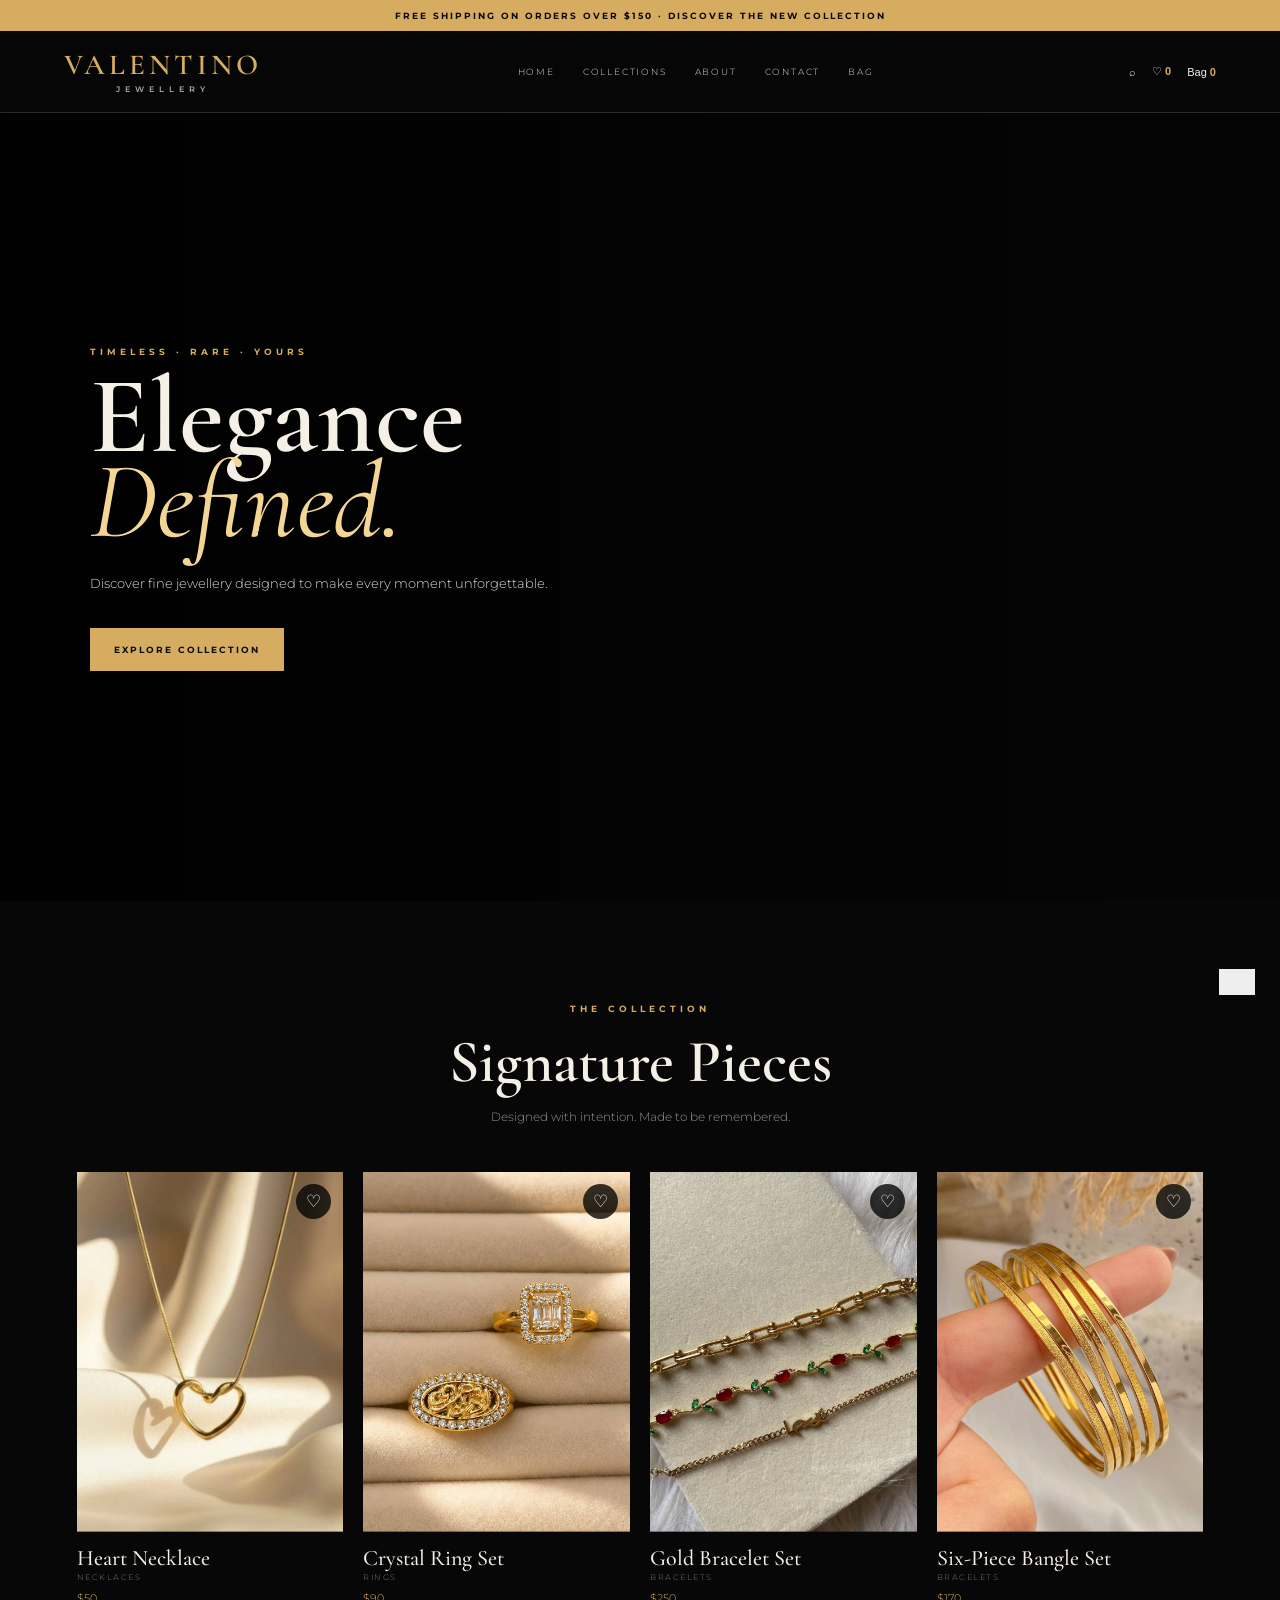
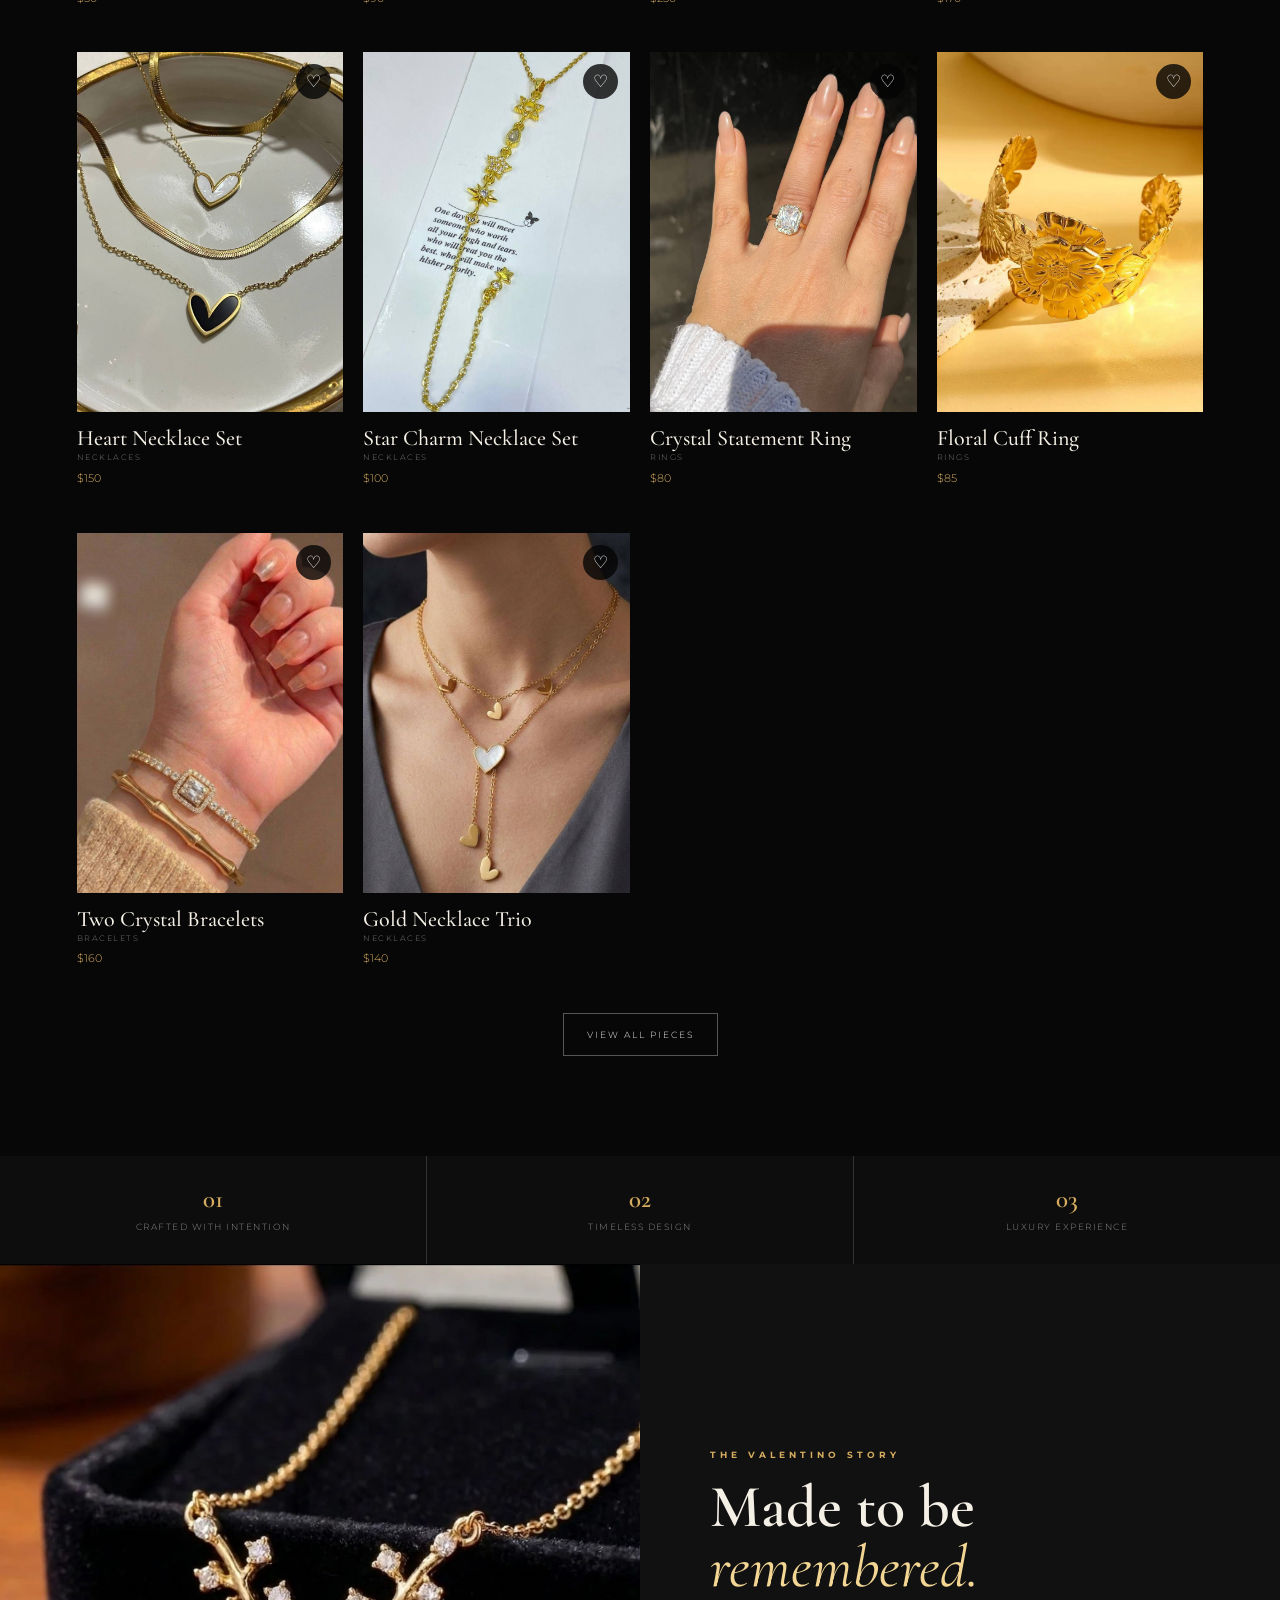
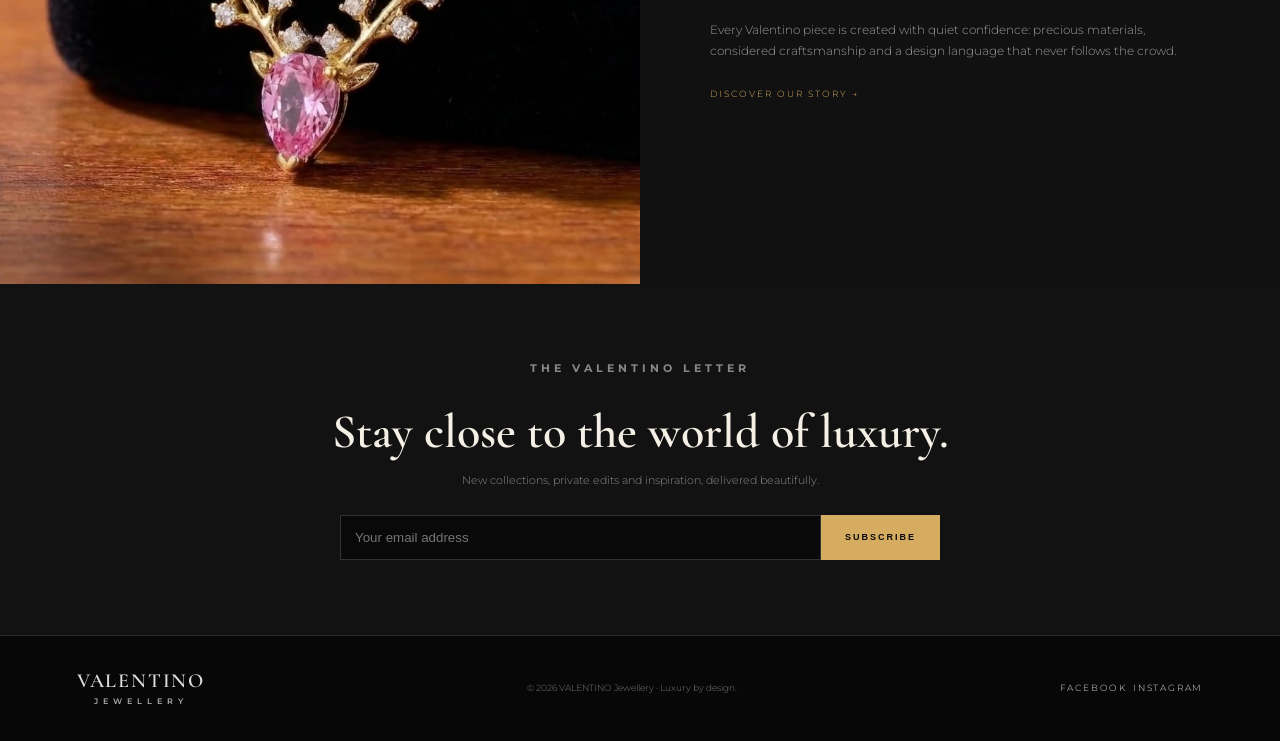
<file: index.html>
<!doctype html>
<html lang="en">

<head>
  <meta charset="utf-8">
  <meta name="viewport" content="width=device-width,initial-scale=1">
  <title>VALENTINO Jewellery</title>
  <link rel="stylesheet" href="css/style.css">
  <link rel="manifest" href="manifest.json">
<meta name="theme-color" content="#080808">
</head>

<body>

  <div class="announcement">
    FREE SHIPPING ON ORDERS OVER $150 · DISCOVER THE NEW COLLECTION
  </div>

  <header class="header">
    <a class="logo" href="index.html">
      VALENTINO
      <small>JEWELLERY</small>
    </a>

    <nav class="nav">
      <a href="index.html">Home</a>
      <a href="shop.html">Collections</a>
      <a href="about.html">About</a>
      <a href="contact.html">Contact</a>
      <a href="cart.html">Bag</a>
    </nav>

    <div class="actions">
      <button data-search>⌕</button>

      <button onclick="location.href='shop.html'">
        ♡ <b class="wishCount">0</b>
      </button>

      <button data-open-cart>
        Bag <b class="cartCount">0</b>
      </button>

      <button class="menu-toggle" onclick="toggleMobileMenu()">
    ☰
  </button>

    </div>
  </header>

  <nav class="mobile-nav" id="mobileNav">

  <button class="mobile-close" onclick="toggleMobileMenu()">
    ×
  </button>

  <a href="index.html">Home</a>
  <a href="shop.html">Collections</a>
  <a href="about.html">About</a>
  <a href="contact.html">Contact</a>
  <a href="cart.html">Bag</a>

</nav>
  <main>

    <section class="hero">
      <div class="hero-content">
        <p class="eyebrow">TIMELESS · RARE · YOURS</p>

        <h1>
          Elegance<br>
          <em>Defined.</em>
        </h1>

        <p class="hero-copy">
          Discover fine jewellery designed to make every moment unforgettable.
        </p>

        <a class="gold-btn" href="shop.html">
          EXPLORE COLLECTION
        </a>
      </div>
    </section>

    <section class="section">
      <div class="heading">
        <p class="eyebrow">THE COLLECTION</p>
        <h2>Signature Pieces</h2>
        <p>Designed with intention. Made to be remembered.</p>
      </div>

      <div class="grid" id="productGrid"></div>

      <div style="text-align:center;margin-top:20px">
        <a class="ghost-btn" href="shop.html">
          VIEW ALL PIECES
        </a>
      </div>
    </section>

    <section class="feature-strip">
      <div>
        <strong>01</strong>
        <span>Crafted with intention</span>
      </div>

      <div>
        <strong>02</strong>
        <span>Timeless design</span>
      </div>

      <div>
        <strong>03</strong>
        <span>Luxury experience</span>
      </div>
    </section>

    <section class="story">
      <div class="story-img"></div>

      <div class="story-copy">
        <p class="eyebrow">THE VALENTINO STORY</p>

        <h2>
          Made to be<br>
          <em>remembered.</em>
        </h2>

        <p>
          Every Valentino piece is created with quiet confidence: precious
          materials, considered craftsmanship and a design language that never
          follows the crowd.
        </p>

        <a class="link" href="about.html">
          DISCOVER OUR STORY →
        </a>
      </div>
    </section>

    <section class="newsletter">
      <p class="eyebrow">THE VALENTINO LETTER</p>

      <h2>Stay close to the world of luxury.</h2>

      <p>
        New collections, private edits and inspiration, delivered beautifully.
      </p>

      <form onsubmit="newsletter(event)">
        <input required type="email" placeholder="Your email address">
        <button class="gold-btn">SUBSCRIBE</button>
      </form>
    </section>

  </main>

  <footer class="footer">
    <a class="logo" href="index.html">
      VALENTINO
      <small>JEWELLERY</small>
    </a>

    <span>
      © 2026 VALENTINO Jewellery · Luxury by design.
    </span>

    <span>
      <a href="https://www.facebook.com/share/1HK34tXFnf/" target="_blank">Facebook</a> .
      <a href="https://www.instagram.com/valentino._.brand?igsi=MW5weXdibHBrZjJ0YQ==" target="_blank">Instagram</a>
    </span>
  </footer>

  <div id="searchPanel" class="search">
    <button class="close" data-close="#searchPanel">×</button>

    <div class="search-box">
      <p class="eyebrow">SEARCH</p>
      <input id="searchInput" placeholder="Search jewellery...">
    </div>
  </div>

  <div id="cartDrawer" class="drawer">
    <button class="close" data-close="#cartDrawer">×</button>

    <h2>Your Bag</h2>

    <div id="cartItems"></div>

    <div class="sumline">
      <span>Total</span>
      <strong id="cartTotal">$0</strong>
    </div>

    <button
      class="gold-btn"
      style="width:100%;margin-top:20px"
      onclick="checkout()"
    >
      CHECKOUT
    </button>
  </div>

  <div id="productModal" class="modal">
    <div class="modal-card">
      <button class="close" data-close="#productModal">×</button>

      <div id="modalContent"></div>
    </div>
  </div>

  <div id="toast" class="toast"></div>

  <script src="js/script.js"></script>

</body>

</html>
</file>
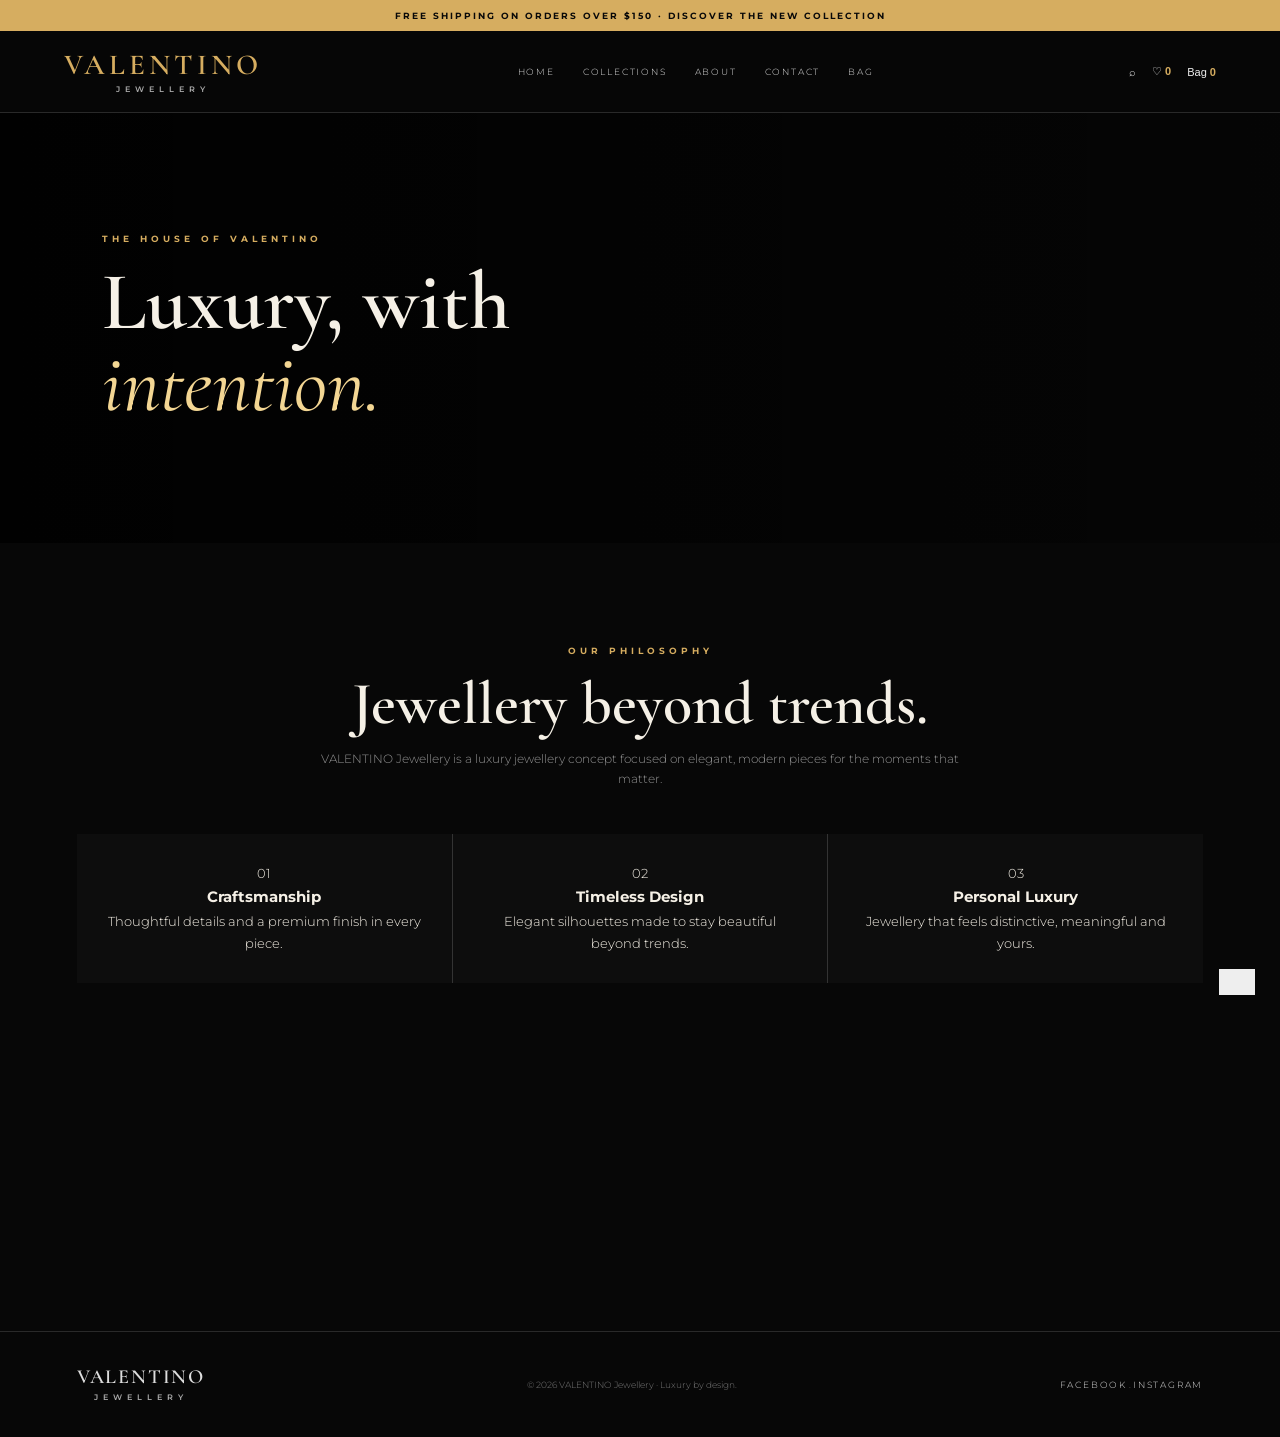
<file: about.html>
<!doctype html>
<html lang="en">

<head>
  <meta charset="utf-8">
  <meta name="viewport" content="width=device-width,initial-scale=1">
  <title>About | VALENTINO</title>
  <link rel="stylesheet" href="css/style.css">
</head>

<body>

  <div class="announcement">
    FREE SHIPPING ON ORDERS OVER $150 · DISCOVER THE NEW COLLECTION
  </div>

  <header class="header">

  <a class="logo" href="index.html">
    VALENTINO
    <small>JEWELLERY</small>
  </a>

  <nav class="nav">
    <a href="index.html">Home</a>
    <a href="shop.html">Collections</a>
    <a href="about.html">About</a>
    <a href="contact.html">Contact</a>
    <a href="cart.html">Bag</a>
  </nav>

  <div class="actions">

    <button data-search>⌕</button>

    <button onclick="location.href='shop.html'">
      ♡ <b class="wishCount">0</b>
    </button>

    <button data-open-cart>
      Bag <b class="cartCount">0</b>
    </button>

    <!-- Mobile Menu Button -->
    <button class="menu-toggle" onclick="toggleMobileMenu()">
      ☰
    </button>

  </div>

</header>

<nav class="mobile-nav" id="mobileNav">

  <button class="mobile-close" onclick="toggleMobileMenu()">
    ×
  </button>

  <a href="index.html">Home</a>
  <a href="shop.html">Collections</a>
  <a href="about.html">About</a>
  <a href="contact.html">Contact</a>
  <a href="cart.html">Bag</a>

</nav>


  <section class="banner">
    <div>
      <p class="eyebrow">THE HOUSE OF VALENTINO</p>

      <h1>
        Luxury, with<br>
        <em>intention.</em>
      </h1>
    </div>
  </section>

  <main class="section">

    <div class="heading">
      <p class="eyebrow">OUR PHILOSOPHY</p>

      <h2>Jewellery beyond trends.</h2>

      <p>
        VALENTINO Jewellery is a luxury jewellery concept focused on elegant,
        modern pieces for the moments that matter.
      </p>
    </div>

    <div class="values">

      <div class="value">
        <span>01</span>
        <h3>Craftsmanship</h3>
        <p>
          Thoughtful details and a premium finish in every piece.
        </p>
      </div>

      <div class="value">
        <span>02</span>
        <h3>Timeless Design</h3>
        <p>
          Elegant silhouettes made to stay beautiful beyond trends.
        </p>
      </div>

      <div class="value">
        <span>03</span>
        <h3>Personal Luxury</h3>
        <p>
          Jewellery that feels distinctive, meaningful and yours.
        </p>
      </div>

    </div>

  </main>

  <footer class="footer">

    <a class="logo" href="index.html">
      VALENTINO
      <small>JEWELLERY</small>
    </a>

    <span>
      © 2026 VALENTINO Jewellery · Luxury by design.
    </span>

    <span>
       <a href="https://www.facebook.com/share/1HK34tXFnf/" target="_blank">Facebook</a> .
      <a href="https://www.instagram.com/valentino._.brand?igsi=MW5weXdibHBrZjJ0YQ==" target="_blank">Instagram</a>
    </span>

  </footer>

  <div id="searchPanel" class="search">

    <button class="close" data-close="#searchPanel">
      ×
    </button>

    <div class="search-box">
      <p class="eyebrow">SEARCH</p>

      <input
        id="searchInput"
        placeholder="Search jewellery..."
      >
    </div>

  </div>

  <div id="cartDrawer" class="drawer">

    <button class="close" data-close="#cartDrawer">
      ×
    </button>

    <h2>Your Bag</h2>

    <div id="cartItems"></div>

    <div class="sumline">
      <span>Total</span>
      <strong id="cartTotal">$0</strong>
    </div>

    <button
      class="gold-btn"
      style="width:100%;margin-top:20px"
      onclick="checkout()"
    >
      CHECKOUT
    </button>

  </div>

  <div id="productModal" class="modal">

    <div class="modal-card">

      <button class="close" data-close="#productModal">
        ×
      </button>

      <div id="modalContent"></div>

    </div>

  </div>

  <div id="toast" class="toast"></div>

  <script src="js/script.js"></script>

</body>

</html>
</file>
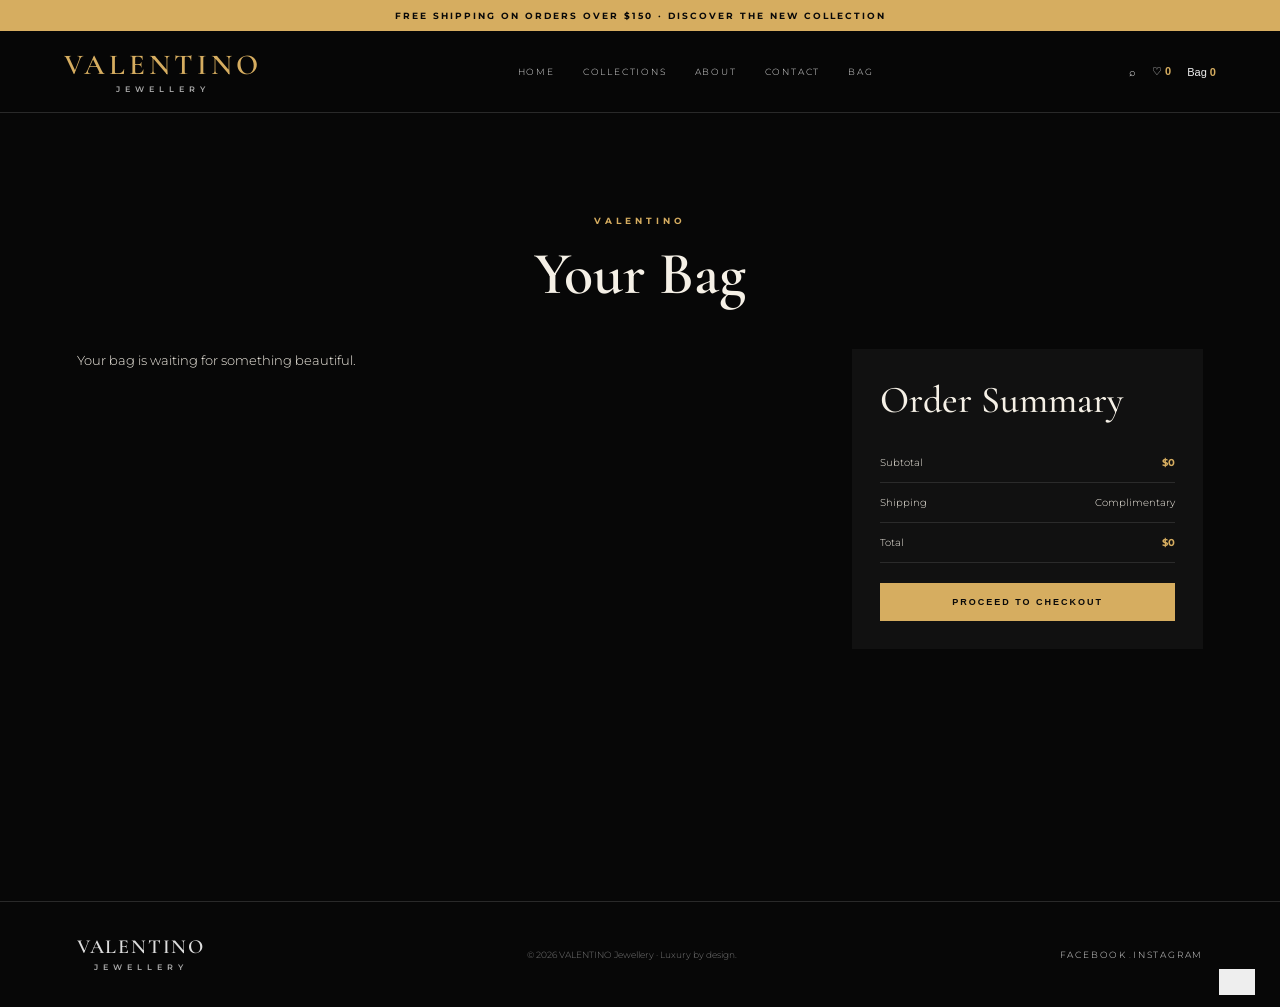
<file: cart.html>
<!doctype html>
<html lang="en">

<head>
  <meta charset="utf-8">
  <meta name="viewport" content="width=device-width,initial-scale=1">
  <title>Bag | VALENTINO</title>
  <link rel="stylesheet" href="css/style.css">
</head>

<body>

  <div class="announcement">
    FREE SHIPPING ON ORDERS OVER $150 · DISCOVER THE NEW COLLECTION
  </div>

  <header class="header">

  <a class="logo" href="index.html">
    VALENTINO
    <small>JEWELLERY</small>
  </a>

  <nav class="nav">
    <a href="index.html">Home</a>
    <a href="shop.html">Collections</a>
    <a href="about.html">About</a>
    <a href="contact.html">Contact</a>
    <a href="cart.html">Bag</a>
  </nav>

  <div class="actions">

    <button data-search>⌕</button>

    <button onclick="location.href='shop.html'">
      ♡ <b class="wishCount">0</b>
    </button>

    <button data-open-cart>
      Bag <b class="cartCount">0</b>
    </button>

    <!-- Mobile Menu Button -->
    <button class="menu-toggle" onclick="toggleMobileMenu()">
      ☰
    </button>

  </div>

</header>
<nav class="mobile-nav" id="mobileNav">

  <button class="mobile-close" onclick="toggleMobileMenu()">
    ×
  </button>

  <a href="index.html">Home</a>
  <a href="shop.html">Collections</a>
  <a href="about.html">About</a>
  <a href="contact.html">Contact</a>
  <a href="cart.html">Bag</a>

</nav>


  <main class="page">

    <div class="heading">
      <p class="eyebrow">VALENTINO</p>
      <h1>Your Bag</h1>
    </div>

    <div class="cart-layout">

      <div id="cartItems"></div>

      <aside class="summary">

        <h2>Order Summary</h2>

        <div class="sumline">
          <span>Subtotal</span>
          <strong id="cartTotal">$0</strong>
        </div>

        <div class="sumline">
          <span>Shipping</span>
          <span>Complimentary</span>
        </div>

        <div class="sumline">
          <span>Total</span>
          <strong id="cartTotal2">$0</strong>
        </div>

        <button class="gold-btn" onclick="checkout()">
          PROCEED TO CHECKOUT
        </button>

      </aside>

    </div>

  </main>

  <footer class="footer">

    <a class="logo" href="index.html">
      VALENTINO
      <small>JEWELLERY</small>
    </a>

    <span>
      © 2026 VALENTINO Jewellery · Luxury by design.
    </span>

    <span>
       <a href="https://www.facebook.com/share/1HK34tXFnf/" target="_blank">Facebook</a> .
      <a href="https://www.instagram.com/valentino._.brand?igsi=MW5weXdibHBrZjJ0YQ==" target="_blank">Instagram</a> 
    </span>

  </footer>

  <div id="searchPanel" class="search">

    <button class="close" data-close="#searchPanel">
      ×
    </button>

    <div class="search-box">
      <p class="eyebrow">SEARCH</p>

      <input
        id="searchInput"
        placeholder="Search jewellery..."
      >
    </div>

  </div>

  <div id="cartDrawer" class="drawer">

    <button class="close" data-close="#cartDrawer">
      ×
    </button>

    <h2>Your Bag</h2>

    <div id="cartItems"></div>

    <div class="sumline">
      <span>Total</span>
      <strong id="cartTotal">$0</strong>
    </div>

    <button
      class="gold-btn"
      style="width:100%;margin-top:20px"
      onclick="checkout()"
    >
      CHECKOUT
    </button>

  </div>

  <div id="productModal" class="modal">

    <div class="modal-card">

      <button class="close" data-close="#productModal">
        ×
      </button>

      <div id="modalContent"></div>

    </div>

  </div>

  <div id="toast" class="toast"></div>

  <script src="js/script.js"></script>

  <script>
    document.addEventListener('DOMContentLoaded', renderCart);
  </script>

</body>

</html>
</file>
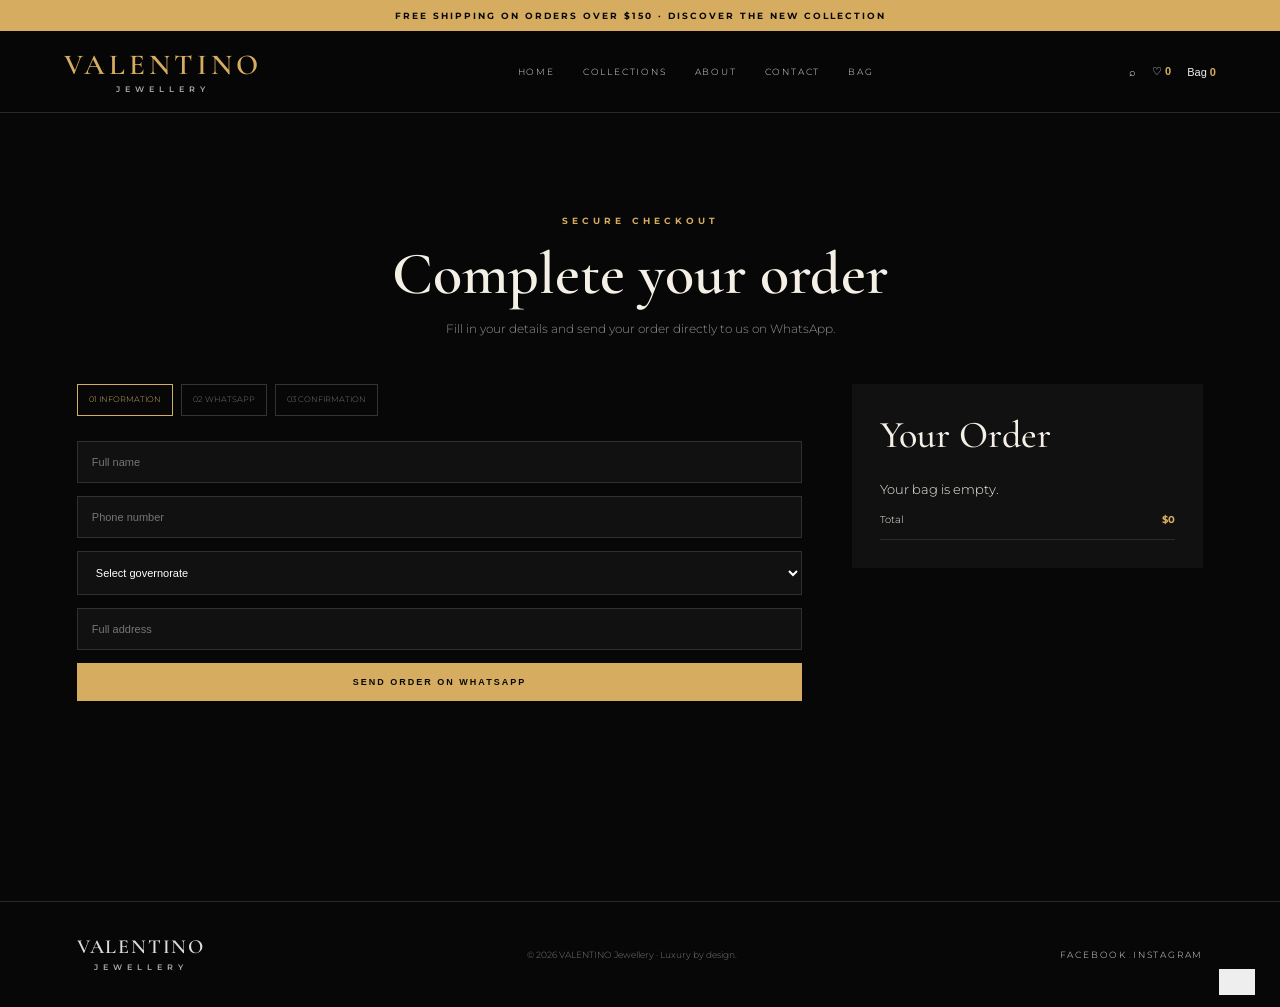
<file: checkout.html>
<!doctype html>
<html lang="en">

<head>
  <meta charset="utf-8">
  <meta name="viewport" content="width=device-width,initial-scale=1">
  <title>Checkout | VALENTINO</title>
  <link rel="stylesheet" href="css/style.css">
</head>

<body>

  <div class="announcement">
    FREE SHIPPING ON ORDERS OVER $150 · DISCOVER THE NEW COLLECTION
  </div>

  <header class="header">

  <a class="logo" href="index.html">
    VALENTINO
    <small>JEWELLERY</small>
  </a>

  <nav class="nav">
    <a href="index.html">Home</a>
    <a href="shop.html">Collections</a>
    <a href="about.html">About</a>
    <a href="contact.html">Contact</a>
    <a href="cart.html">Bag</a>
  </nav>

  <div class="actions">

    <button data-search>⌕</button>

    <button onclick="location.href='shop.html'">
      ♡ <b class="wishCount">0</b>
    </button>

    <button data-open-cart>
      Bag <b class="cartCount">0</b>
    </button>

    <!-- Mobile Menu Button -->
    <button class="menu-toggle" onclick="toggleMobileMenu()">
      ☰
    </button>

  </div>

</header>

<nav class="mobile-nav" id="mobileNav">

  <button class="mobile-close" onclick="toggleMobileMenu()">
    ×
  </button>

  <a href="index.html">Home</a>
  <a href="shop.html">Collections</a>
  <a href="about.html">About</a>
  <a href="contact.html">Contact</a>
  <a href="cart.html">Bag</a>

</nav>

  <main class="page">

    <div class="heading">
      <p class="eyebrow">SECURE CHECKOUT</p>
      <h1>Complete your order</h1>
      <p>
        Fill in your details and send your order directly to us on WhatsApp.
      </p>
    </div>


    <div class="checkout-grid">

      <section>

        <div class="steps">
          <span class="step active">01 INFORMATION</span>
          <span class="step">02 WHATSAPP</span>
          <span class="step">03 CONFIRMATION</span>
        </div>


        <form class="form" id="checkoutForm">

          <input id="customerName" required placeholder="Full name">

<input
  id="customerPhone"
  required
  type="tel"
  name="phone"
  placeholder="Phone number"
  pattern="01[0-9]{9}"
  minlength="11"
  maxlength="11"
  inputmode="numeric"
  title="Enter a valid Egyptian phone number (11 digits starting with 01)"
>

<select id="customerGovernorate" required>
  <option value="">Select governorate</option>
  <option>Cairo</option>
  <option>Giza</option>
  <option>Qalyubia</option>
  <option>Dakahlia</option>
  <option>Alexandria</option>
  <option>Beheira</option>
  <option>Damietta</option>
  <option>Port Said</option>
  <option>Ismailia</option>
  <option>Suez</option>
  <option>Sharqia</option>
  <option>Gharbia</option>
  <option>Monufia</option>
  <option>Kafr El Sheikh</option>
  <option>Fayoum</option>
  <option>Beni Suef</option>
  <option>Minya</option>
  <option>Assiut</option>
  <option>Sohag</option>
  <option>Qena</option>
  <option>Luxor</option>
  <option>Aswan</option>
  <option>Red Sea</option>
  <option>Matrouh</option>
  <option>North Sinai</option>
  <option>South Sinai</option>
  <option>New Valley</option>
</select>

<input
  id="customerAddress"
  required
  placeholder="Full address"
>

          <button class="gold-btn" type="submit">
            SEND ORDER ON WHATSAPP
          </button>

        </form>

      </section>


      <aside class="summary">

        <h2>Your Order</h2>

        <div id="checkoutItems"></div>

        <div class="sumline">
          <span>Total</span>
          <strong id="checkoutTotal">$0</strong>
        </div>

      </aside>

    </div>

  </main>


  <footer class="footer">

    <a class="logo" href="index.html">
      VALENTINO
      <small>JEWELLERY</small>
    </a>

    <span>
      © 2026 VALENTINO Jewellery · Luxury by design.
    </span>

    <span>
       <a href="https://www.facebook.com/share/1HK34tXFnf/" target="_blank">Facebook</a> .
      <a href="https://www.instagram.com/valentino._.brand?igsi=MW5weXdibHBrZjJ0YQ==" target="_blank">Instagram</a>
    </span>

  </footer>


  <!-- Search -->

  <div id="searchPanel" class="search">

    <button class="close" data-close="#searchPanel">
      ×
    </button>

    <div class="search-box">

      <p class="eyebrow">SEARCH</p>

      <input
        id="searchInput"
        placeholder="Search jewellery..."
      >

    </div>

  </div>


  <!-- Cart Drawer -->

  <div id="cartDrawer" class="drawer">

    <button class="close" data-close="#cartDrawer">
      ×
    </button>

    <h2>Your Bag</h2>

    <div id="cartItems"></div>

    <div class="sumline">

      <span>Total</span>

      <strong id="cartTotal">$0</strong>

    </div>

    <button
      class="gold-btn"
      style="width:100%;margin-top:20px"
      onclick="checkout()"
    >
      CHECKOUT
    </button>

  </div>


  <!-- Product Modal -->

  <div id="productModal" class="modal">

    <div class="modal-card">

      <button class="close" data-close="#productModal">
        ×
      </button>

      <div id="modalContent"></div>

    </div>

  </div>


  <div id="toast" class="toast"></div>


  <script src="js/script.js"></script>


  <script>

    document.addEventListener("DOMContentLoaded", function () {

      const checkoutItems =
        document.getElementById("checkoutItems");

      const checkoutTotal =
        document.getElementById("checkoutTotal");


      // If cart is empty

      if (!cart || cart.length === 0) {

        checkoutItems.innerHTML =
          '<p class="empty">Your bag is empty.</p>';

        return;

      }


      // Show products

      checkoutItems.innerHTML = cart.map(function (item) {

        const product =
          products.find(function (p) {
            return p.id === item.id;
          });


        if (!product) return "";


        return `
          <div class="sumline">

            <span>
              ${product.name} × ${item.qty}
            </span>

            <span>
              $${(product.price * item.qty).toLocaleString()}
            </span>

          </div>
        `;

      }).join("");


      // Calculate total

      const total = cart.reduce(function (sum, item) {

        const product =
          products.find(function (p) {
            return p.id === item.id;
          });

        if (!product) return sum;

        return sum + (product.price * item.qty);

      }, 0);


      checkoutTotal.textContent =
        "$" + total.toLocaleString();

    });



    // ==============================
    // SEND ORDER TO WHATSAPP
    // ==============================

    document
      .getElementById("checkoutForm")
      .addEventListener("submit", function (event) {

        event.preventDefault();


        // WhatsApp number
        const whatsappNumber = "201227564585";


        // Customer information

        const name =
          document.getElementById("customerName").value.trim();

        const phone =
          document.getElementById("customerPhone").value.trim();

        const address =
          document.getElementById("customerAddress").value.trim();

        const governorate =
  document.getElementById("customerGovernorate").value;


        // Calculate order total

        let total = 0;


        // Products text

        let productsText = "";


        cart.forEach(function (item) {

          const product =
            products.find(function (p) {
              return p.id === item.id;
            });


          if (!product) return;


          const itemTotal =
            product.price * item.qty;


          total += itemTotal;


          productsText +=
            "• " +
            product.name +
            " × " +
            item.qty +
            " = " +
            itemTotal.toLocaleString() +
            "EGP";

        });


        // WhatsApp message

        const message =

`*NEW VALENTINO ORDER*

━━━━━━━

*CUSTOMER DETAILS*

Name: ${name}
Phone: ${phone}
Governorate: ${governorate}
Address: ${address}

━━━━━━━

*ORDER DETAILS*

${productsText}

━━━━━━━

*TOTAL: $${total.toLocaleString()}*

Payment: Cash on Delivery

━━━━━━━`;



        // Encode message

        const whatsappURL =
          "https://wa.me/" +
          whatsappNumber +
          "?text=" +
          encodeURIComponent(message);


        // Clear cart

        cart = [];

        save();


        // Open WhatsApp

        window.open(
          whatsappURL,
          "_blank"
        );

      });

  </script>

</body>

</html>
</file>
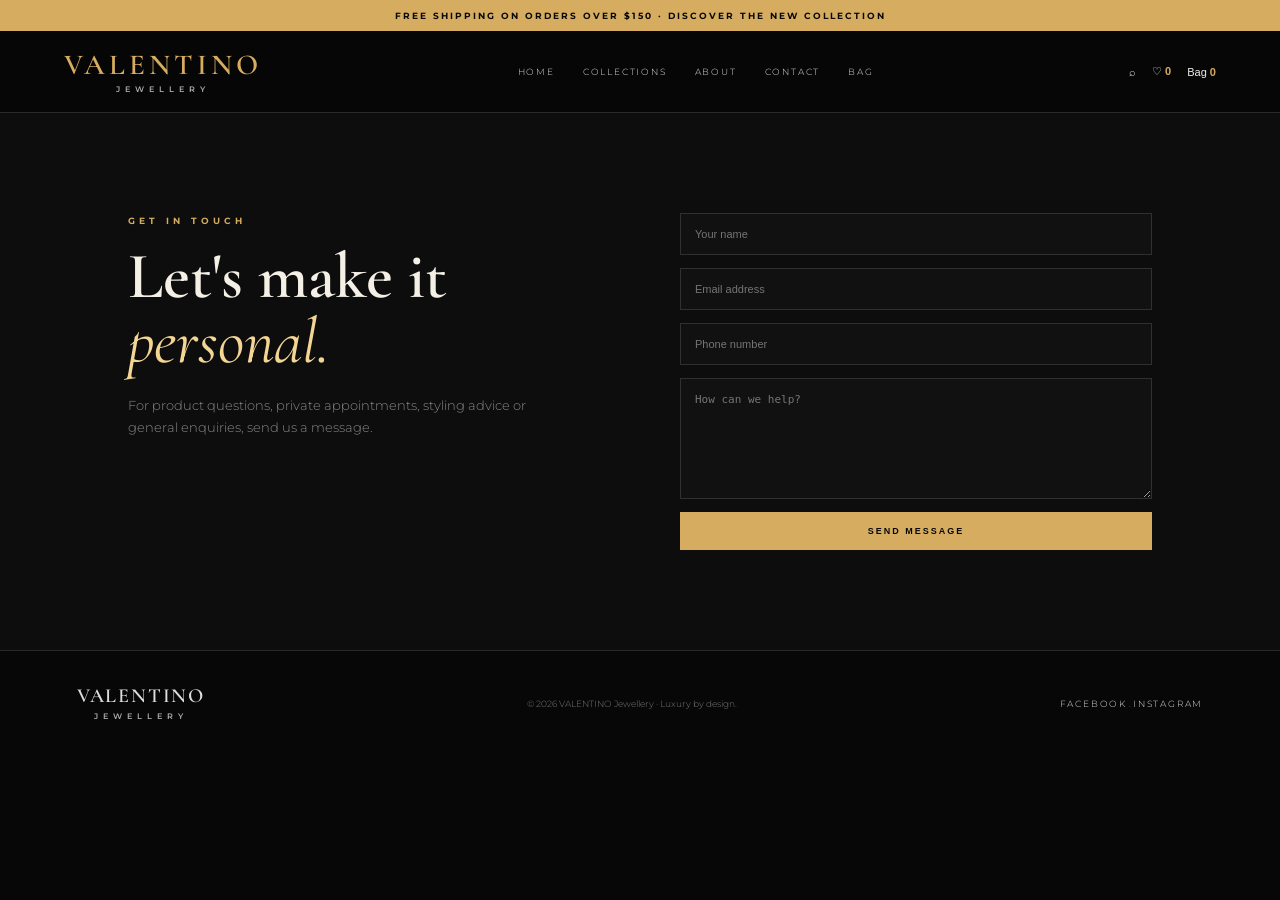
<file: contact.html>
<!doctype html>
<html lang="en">

<head>
  <meta charset="utf-8">
  <meta name="viewport" content="width=device-width,initial-scale=1">
  <title>Contact | VALENTINO</title>
  <link rel="stylesheet" href="css/style.css">
</head>

<body>

  <div class="announcement">
    FREE SHIPPING ON ORDERS OVER $150 · DISCOVER THE NEW COLLECTION
  </div>

  <header class="header">

  <a class="logo" href="index.html">
    VALENTINO
    <small>JEWELLERY</small>
  </a>

  <nav class="nav">
    <a href="index.html">Home</a>
    <a href="shop.html">Collections</a>
    <a href="about.html">About</a>
    <a href="contact.html">Contact</a>
    <a href="cart.html">Bag</a>
  </nav>

  <div class="actions">

    <button data-search>⌕</button>

    <button onclick="location.href='shop.html'">
      ♡ <b class="wishCount">0</b>
    </button>

    <button data-open-cart>
      Bag <b class="cartCount">0</b>
    </button>

    <!-- Mobile Menu Button -->
    <button class="menu-toggle" onclick="toggleMobileMenu()">
      ☰
    </button>

  </div>

</header>

<nav class="mobile-nav" id="mobileNav">

  <button class="mobile-close" onclick="toggleMobileMenu()">
    ×
  </button>

  <a href="index.html">Home</a>
  <a href="shop.html">Collections</a>
  <a href="about.html">About</a>
  <a href="contact.html">Contact</a>
  <a href="cart.html">Bag</a>

</nav>

  <main class="contact">

    <div>
      <p class="eyebrow">GET IN TOUCH</p>

      <h1>
        Let's make it<br>
        <em>personal.</em>
      </h1>

      <p style="color:#888;margin-top:20px;max-width:430px">
        For product questions, private appointments, styling advice or general
        enquiries, send us a message.
      </p>
    </div>

    <form
      class="form"
      onsubmit="event.preventDefault();toast('Thank you. We will contact you shortly.');this.reset()"
    >
      <input required placeholder="Your name">

      <input
        required
        type="email"
        placeholder="Email address"
      >

      <input placeholder="Phone number">

      <textarea
        required
        rows="7"
        placeholder="How can we help?"
      ></textarea>

      <button class="gold-btn" type="submit">
        SEND MESSAGE
      </button>
    </form>

  </main>

  <footer class="footer">
    <a class="logo" href="index.html">
      VALENTINO
      <small>JEWELLERY</small>
    </a>

    <span>
      © 2026 VALENTINO Jewellery · Luxury by design.
    </span>

    <span>
       <a href="https://www.facebook.com/share/1HK34tXFnf/" target="_blank">Facebook</a> .
      <a href="https://www.instagram.com/valentino._.brand?igsi=MW5weXdibHBrZjJ0YQ==" target="_blank">Instagram</a>
    </span>
  </footer>

  <div id="searchPanel" class="search">
    <button class="close" data-close="#searchPanel">×</button>

    <div class="search-box">
      <p class="eyebrow">SEARCH</p>
      <input
        id="searchInput"
        placeholder="Search jewellery..."
      >
    </div>
  </div>

  <div id="cartDrawer" class="drawer">
    <button class="close" data-close="#cartDrawer">×</button>

    <h2>Your Bag</h2>

    <div id="cartItems"></div>

    <div class="sumline">
      <span>Total</span>
      <strong id="cartTotal">$0</strong>
    </div>

    <button
      class="gold-btn"
      style="width:100%;margin-top:20px"
      onclick="checkout()"
    >
      CHECKOUT
    </button>
  </div>

  <div id="productModal" class="modal">
    <div class="modal-card">
      <button class="close" data-close="#productModal">×</button>

      <div id="modalContent"></div>
    </div>
  </div>

  <div id="toast" class="toast"></div>

  <script src="js/script.js"></script>

</body>

</html>
</file>
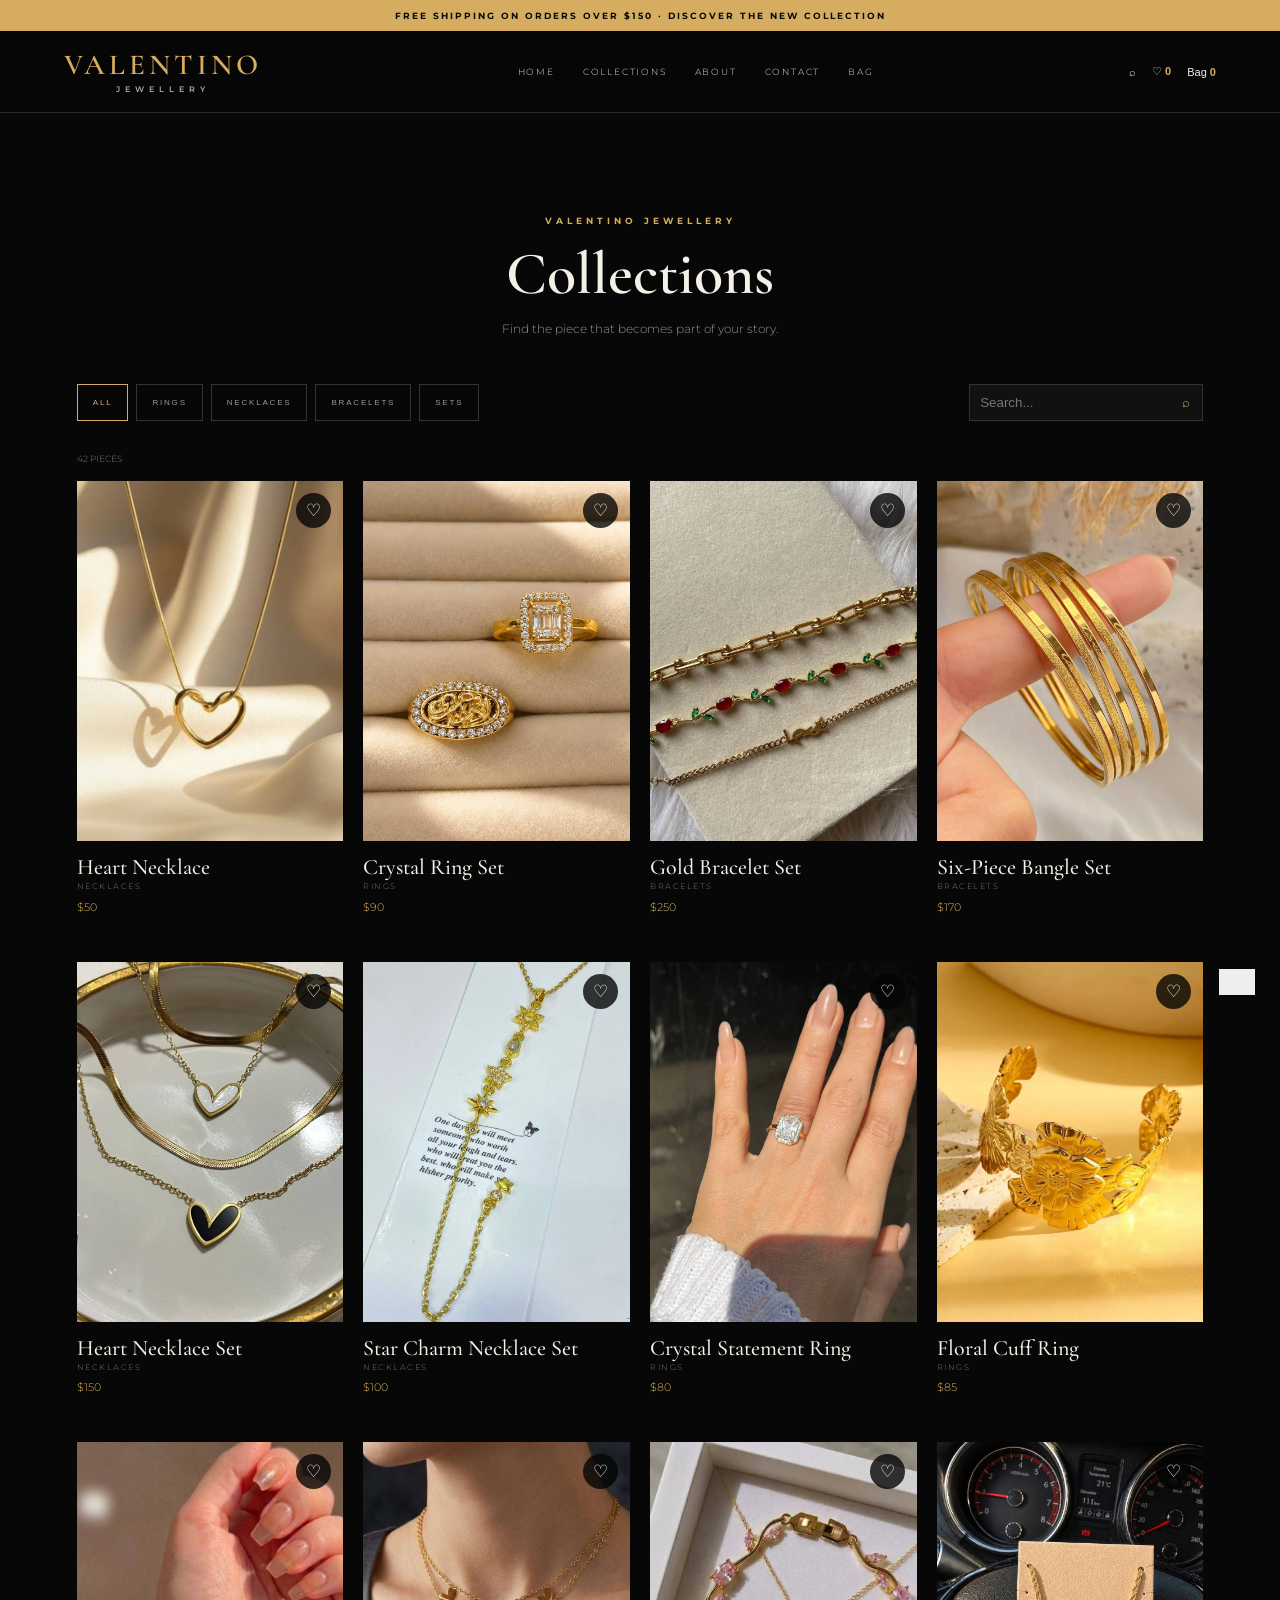
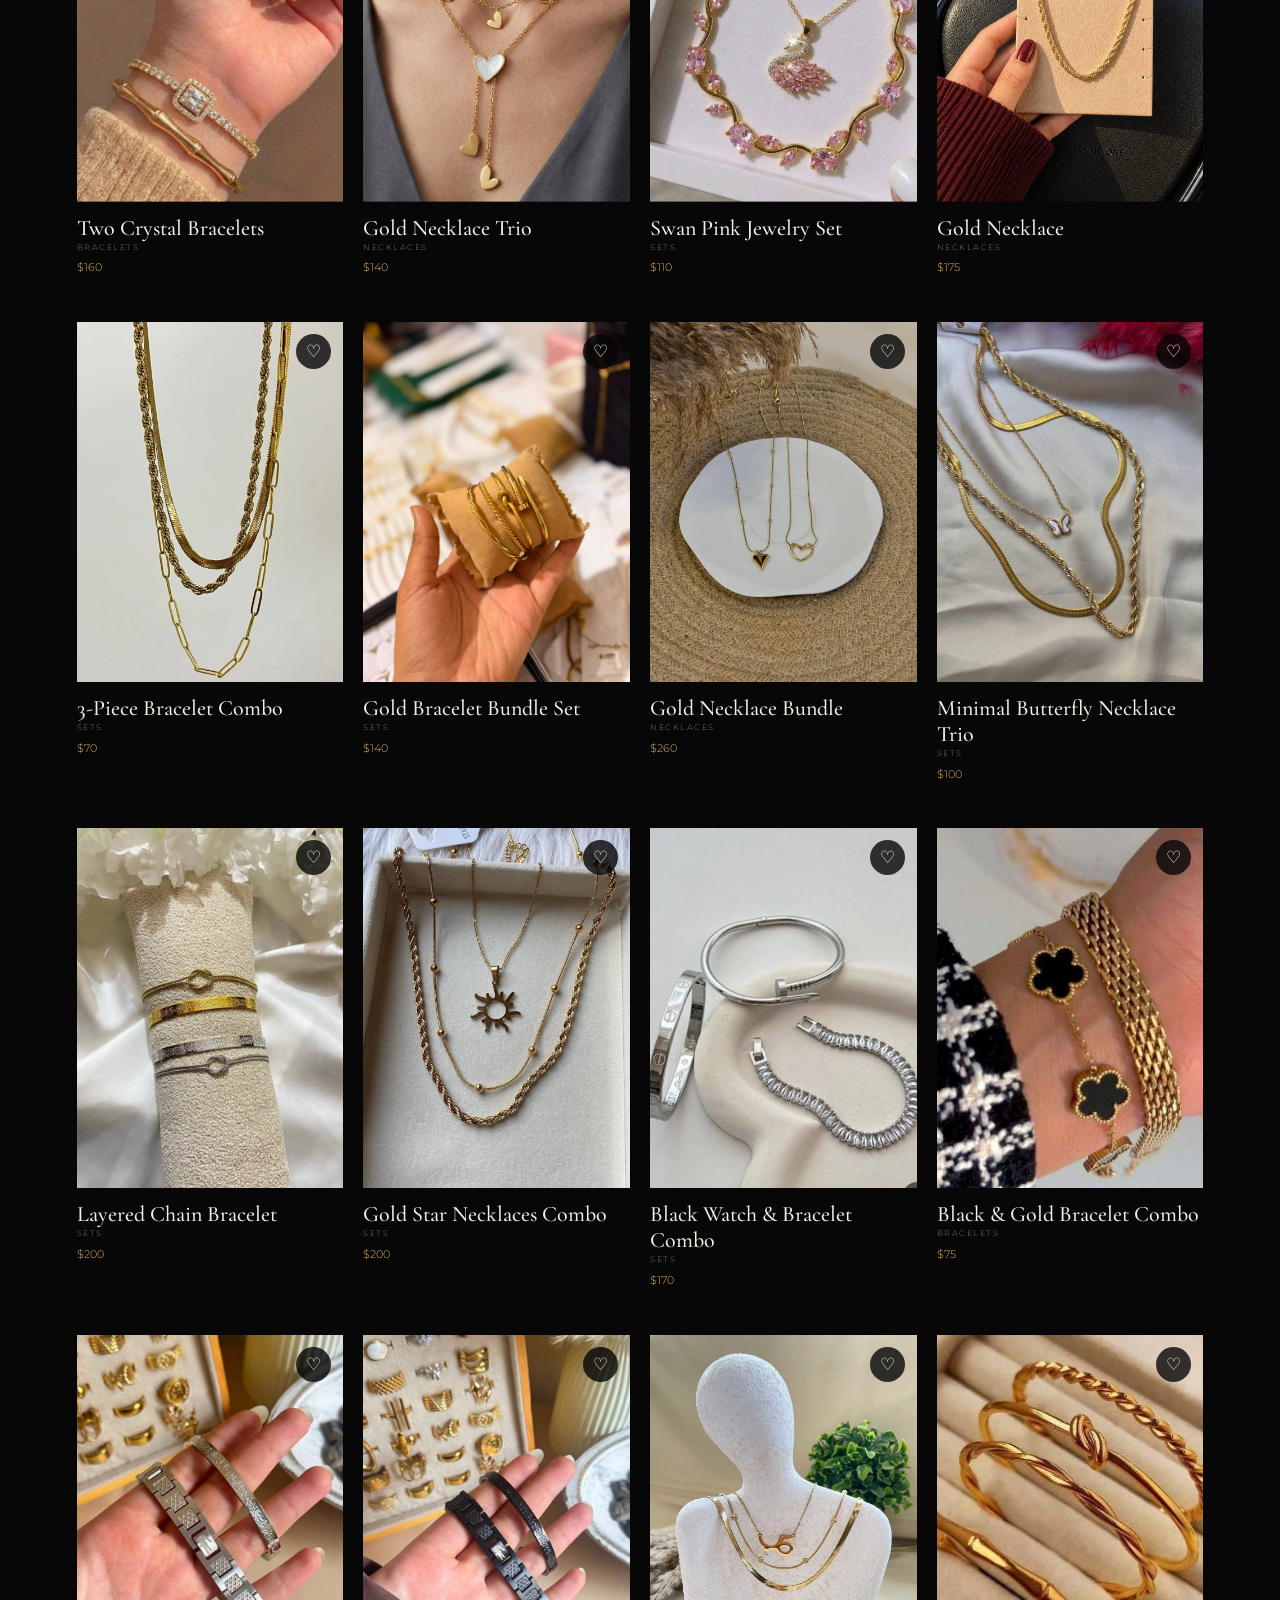
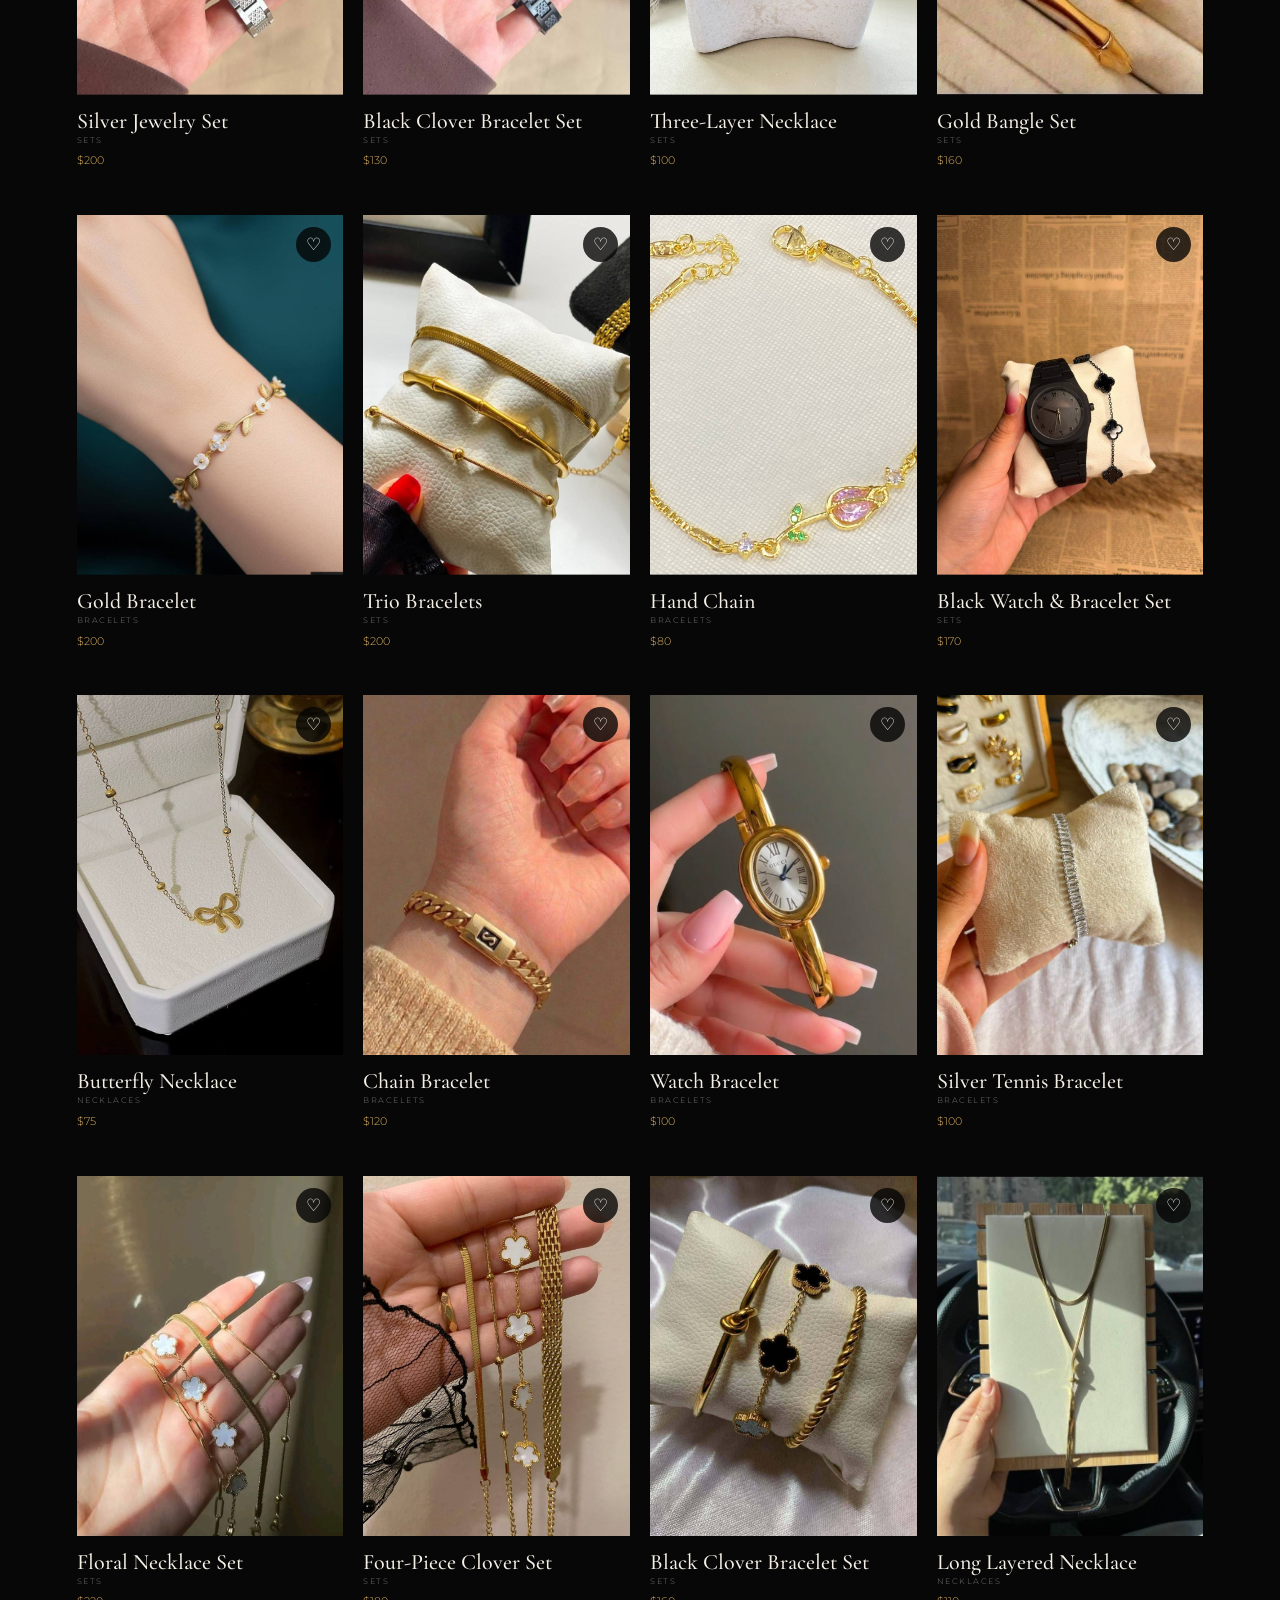
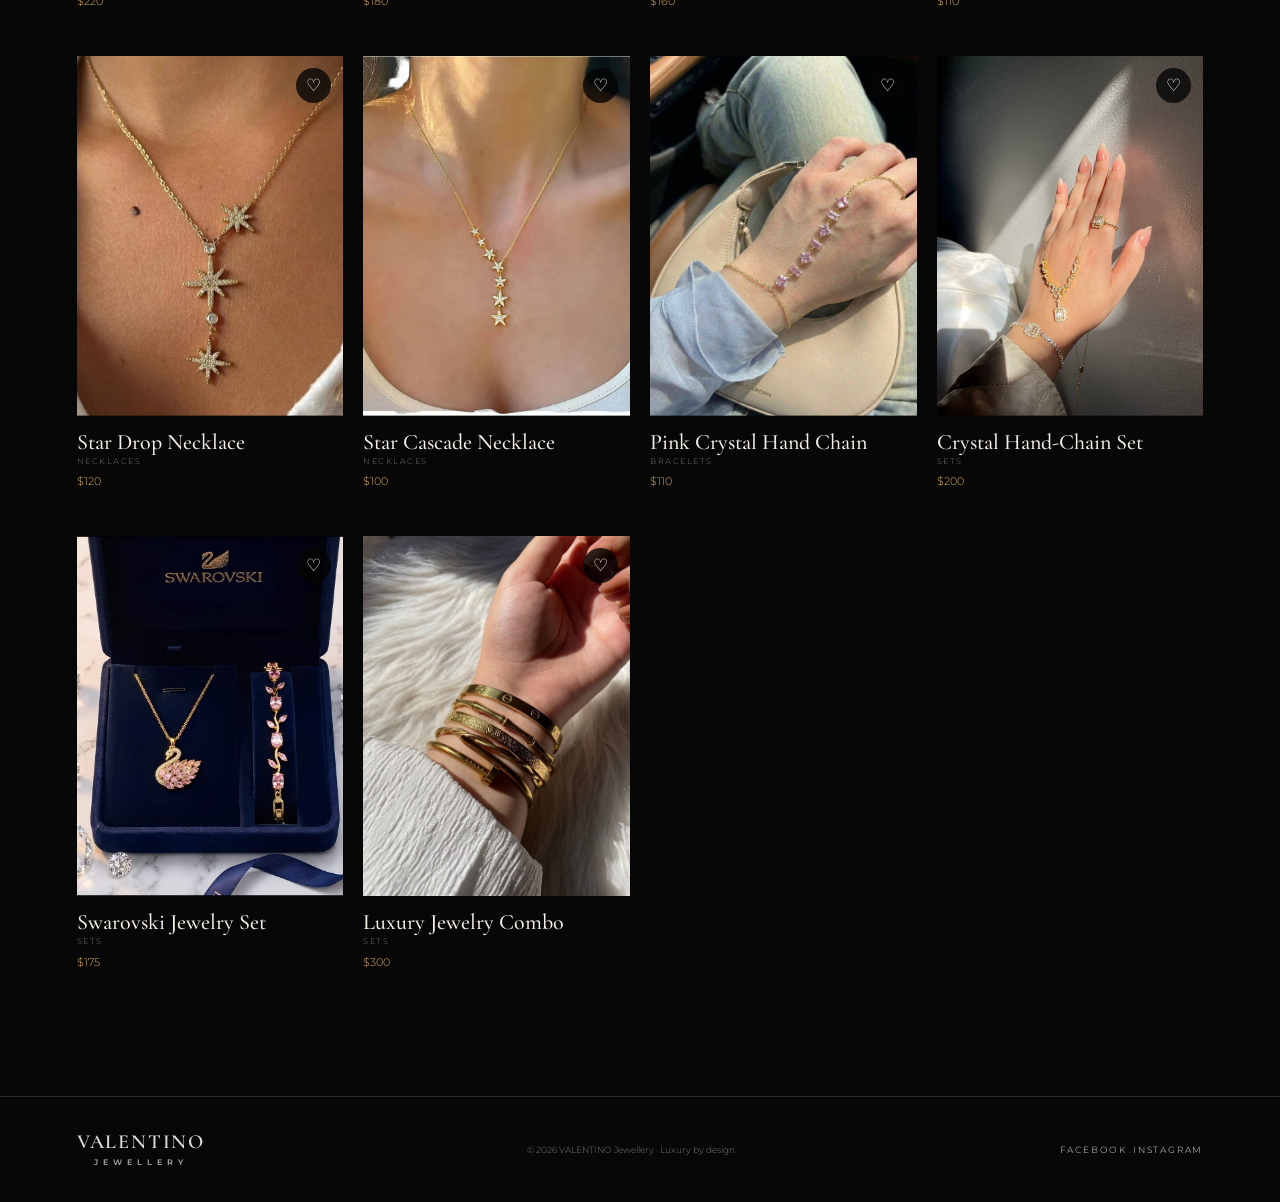
<file: shop.html>
<!doctype html>
<html lang="en">

<head>
  <meta charset="utf-8">
  <meta name="viewport" content="width=device-width,initial-scale=1">
  <title>Collections | VALENTINO</title>
  <link rel="stylesheet" href="css/style.css">
</head>

<body>

  <div class="announcement">
    FREE SHIPPING ON ORDERS OVER $150 · DISCOVER THE NEW COLLECTION
  </div>

  <header class="header">

  <a class="logo" href="index.html">
    VALENTINO
    <small>JEWELLERY</small>
  </a>

  <nav class="nav">
    <a href="index.html">Home</a>
    <a href="shop.html">Collections</a>
    <a href="about.html">About</a>
    <a href="contact.html">Contact</a>
    <a href="cart.html">Bag</a>
  </nav>

  <div class="actions">

    <button data-search>⌕</button>

    <button onclick="location.href='shop.html'">
      ♡ <b class="wishCount">0</b>
    </button>

    <button data-open-cart>
      Bag <b class="cartCount">0</b>
    </button>

    <!-- Mobile Menu Button -->
    <button class="menu-toggle" onclick="toggleMobileMenu()">
      ☰
    </button>

  </div>

</header>

<nav class="mobile-nav" id="mobileNav">

  <button class="mobile-close" onclick="toggleMobileMenu()">
    ×
  </button>

  <a href="index.html">Home</a>
  <a href="shop.html">Collections</a>
  <a href="about.html">About</a>
  <a href="contact.html">Contact</a>
  <a href="cart.html">Bag</a>

</nav>


  <main class="page">

    <div class="heading">
      <p class="eyebrow">VALENTINO JEWELLERY</p>
      <h1>Collections</h1>
      <p>Find the piece that becomes part of your story.</p>
    </div>

    <div class="toolbar">

     <div class="filters">
    <button class="filter active" data-cat="all">All</button>
    <button class="filter" data-cat="rings">Rings</button>
    <button class="filter" data-cat="necklaces">Necklaces</button>
    <button class="filter" data-cat="bracelets">Bracelets</button>
    <button class="filter" data-cat="sets">Sets</button>
</div>

      <div class="search-inline">
        <input id="shopSearch" placeholder="Search...">

        <button onclick="doSearch($('#shopSearch').value)">
          ⌕
        </button>
      </div>

    </div>

    <div class="product-count" id="productCount"></div>

    <div
      class="grid"
      id="productGrid"
      style="margin-top:15px"
    ></div>

  </main>

  <footer class="footer">

    <a class="logo" href="index.html">
      VALENTINO
      <small>JEWELLERY</small>
    </a>

    <span>
      © 2026 VALENTINO Jewellery · Luxury by design.
    </span>

    <span>
       <a href="https://www.facebook.com/share/1HK34tXFnf/" target="_blank">Facebook</a> .
      <a href="https://www.instagram.com/valentino._.brand?igsi=MW5weXdibHBrZjJ0YQ==" target="_blank">Instagram</a>
    </span>

  </footer>

  <div id="searchPanel" class="search">

    <button class="close" data-close="#searchPanel">
      ×
    </button>

    <div class="search-box">
      <p class="eyebrow">SEARCH</p>

      <input
        id="searchInput"
        placeholder="Search jewellery..."
      >
    </div>

  </div>

  <div id="cartDrawer" class="drawer">

    <button class="close" data-close="#cartDrawer">
      ×
    </button>

    <h2>Your Bag</h2>

    <div id="cartItems"></div>

    <div class="sumline">
      <span>Total</span>
      <strong id="cartTotal">$0</strong>
    </div>

    <button
      class="gold-btn"
      style="width:100%;margin-top:20px"
      onclick="checkout()"
    >
      CHECKOUT
    </button>

  </div>

  <div id="productModal" class="modal">

    <div class="modal-card">

      <button class="close" data-close="#productModal">
        ×
      </button>

      <div id="modalContent"></div>

    </div>

  </div>

  <div id="toast" class="toast"></div>

  <script src="js/script.js"></script>

</body>

</html>
</file>
<file: css/style.css>
@import url('https://fonts.googleapis.com/css2?family=Cormorant+Garamond:wght@400;500;600;700&family=Montserrat:wght@300;400;500;600;700&display=swap');

:root {
  --bg: #070707;
  --panel: #111;
  --gold: #d6ad60;
  --gold2: #f3d693;
  --cream: #f5f0e6;
  --muted: #929292;
  --line: #292929;
}

* {
  box-sizing: border-box;
  margin: 0;
  padding: 0;
}

html {
  scroll-behavior: smooth;
}

body {
  background: var(--bg);
  color: var(--cream);
  font-family: Montserrat, Arial, sans-serif;
  font-size: 13px;
  font-weight: 300;
  line-height: 1.7;
}

.announcement {
  text-align: center;
  background: var(--gold);
  color: #080808;
  padding: 8px;
  font-size: 9px;
  font-weight: 700;
  letter-spacing: 2px;
}

.header {
  height: 82px;
  display: flex;
  align-items: center;
  justify-content: space-between;
  padding: 0 5%;
  border-bottom: 1px solid var(--line);
  background: #070707ee;
  backdrop-filter: blur(14px);
  position: sticky;
  top: 0;
  z-index: 100;
}

.logo {
  font: 600 29px/1 'Cormorant Garamond', serif;
  letter-spacing: 4px;
  color: var(--gold);
  text-decoration: none;
}

.logo small {
  display: block;
  text-align: center;
  color: #aaa;
  font: 600 8px Montserrat;
  letter-spacing: 5px;
  margin-top: 5px;
}

.nav {
  display: flex;
  gap: 28px;
}

.nav a,
.footer a {
  color: #ddd;
  text-decoration: none;
  font-size: 9px;
  letter-spacing: 1.8px;
  text-transform: uppercase;
}

.nav a:hover,
.footer a:hover {
  color: var(--gold);
}

.actions {
  display: flex;
  gap: 16px;
}

.actions button {
  border: 0;
  background: none;
  color: #eee;
  cursor: pointer;
  font-size: 11px;
}

.actions b {
  color: var(--gold);
}

.hero {
  min-height: calc(100vh - 112px);
  display: flex;
  align-items: center;
  padding: 7%;
  background:
    linear-gradient(90deg, #000e, #0004),
    url('https://images.unsplash.com/photo-1611652022419-a9419f74343d?auto=format&fit=crop&w=2000&q=90')
    center/cover;
}

.hero-content {
  max-width: 650px;
}

.eyebrow {
  color: var(--gold);
  font-size: 9px;
  font-weight: 700;
  letter-spacing: 4px;
  margin-bottom: 15px;
}

.hero h1 {
  font: 600 clamp(65px, 8.5vw, 120px)/.78 'Cormorant Garamond', serif;
}

.hero h1 em,
h1 em,
h2 em {
  color: var(--gold2);
  font-weight: 400;
}

.hero-copy {
  color: #ddd;
  max-width: 470px;
  margin: 28px 0 34px;
  font-size: 13px;
}

.gold-btn {
  display: inline-flex;
  justify-content: center;
  align-items: center;
  border: 0;
  background: var(--gold);
  color: #090909;
  padding: 14px 24px;
  font-size: 9px;
  font-weight: 700;
  letter-spacing: 2px;
  text-decoration: none;
  cursor: pointer;
  transition: .25s;
}

.gold-btn:hover {
  background: var(--gold2);
  transform: translateY(-2px);
}

.ghost-btn {
  display: inline-flex;
  border: 1px solid #555;
  background: transparent;
  color: #eee;
  padding: 13px 23px;
  font-size: 9px;
  letter-spacing: 2px;
  text-decoration: none;
}

.section,
.page {
  padding: 100px 6%;
  min-height: calc(100vh - 112px);
}

.heading {
  text-align: center;
  max-width: 680px;
  margin: 0 auto 45px;
}

.heading h1,
.heading h2 {
  font: 600 60px/1 'Cormorant Garamond';
  margin-bottom: 15px;
}

.heading p:last-child {
  color: var(--muted);
  font-size: 12px;
}

.grid {
  display: grid;
  grid-template-columns: repeat(4, 1fr);
  gap: 20px;
}

.product {
  position: relative;
  cursor: pointer;
}

.photo {
  height: 360px;
  background: center/cover no-repeat;
  position: relative;
  overflow: hidden;
}

.photo:after {
  content: 'VIEW PRODUCT';
  position: absolute;
  bottom: 0;
  left: 0;
  right: 0;
  background: #070707e8;
  text-align: center;
  padding: 12px;
  font-size: 8px;
  letter-spacing: 2px;
  transform: translateY(100%);
  transition: .3s;
}

.product:hover .photo:after {
  transform: translateY(0);
}

.heart {
  position: absolute;
  z-index: 2;
  right: 12px;
  top: 12px;
  width: 35px;
  height: 35px;
  border: 0;
  border-radius: 50%;
  background: #050505c9;
  color: #fff;
  cursor: pointer;
  font-size: 17px;
}

.heart.liked {
  color: var(--gold);
}

.info {
  padding: 13px 0 25px;
}

.info h3 {
  font: 500 22px 'Cormorant Garamond';
}

.info p {
  text-transform: uppercase;
  color: #777;
  font-size: 8px;
  letter-spacing: 1.5px;
}

.price {
  color: var(--gold);
  font-size: 11px;
  margin-top: 4px;
}

.story {
  display: grid;
  grid-template-columns: 1fr 1fr;
  min-height: 620px;
}

.story-img {
  background:
    url("../products/story_img.jpeg")
    center/cover;
}

.story-copy {
  background: #111;
  display: flex;
  justify-content: center;
  flex-direction: column;
  padding: 11%;
}

.story-copy h2 {
  font: 600 60px/1 'Cormorant Garamond';
  margin-bottom: 15px;
}

.story-copy p:not(.eyebrow) {
  color: #999;
  max-width: 480px;
  font-size: 12px;
  margin: 8px 0 25px;
}

.link {
  color: var(--gold);
  text-decoration: none;
  font-size: 9px;
  letter-spacing: 2px;
}

.feature-strip,
.values {
  display: grid;
  grid-template-columns: repeat(3, 1fr);
  gap: 1px;
  background: #333;
}
.value{
  transition: all 0.1s;
}
.value:hover{
  color: var(--bg);
  background-color: var(--gold);
  scale: 1.05;
}

.feature-strip > div,
.value {
  background: #0d0d0d;
  padding: 28px;
  text-align: center;
}

.feature-strip strong {
  display: block;
  color: var(--gold);
  font: 600 25px 'Cormorant Garamond';
}

.feature-strip span {
  font-size: 9px;
  letter-spacing: 1.5px;
  color: #888;
  text-transform: uppercase;
}

.newsletter {
  padding: 75px 8%;
  text-align: center;
  background: #121212;
}

.newsletter h2 {
  font: 600 48px 'Cormorant Garamond';
  margin-bottom: 10px;
}

.newsletter p {
  color: #888;
  font-size: 11px;
  margin-bottom: 25px;
}

.newsletter form {
  display: flex;
  max-width: 600px;
  margin: auto;
}

.newsletter input {
  flex: 1;
  background: #090909;
  border: 1px solid #333;
  color: #fff;
  padding: 14px;
}

.toolbar {
  display: flex;
  justify-content: space-between;
  gap: 20px;
  margin-bottom: 30px;
  flex-wrap: wrap;
}

.filters {
  display: flex;
  gap: 8px;
  flex-wrap: wrap;
}

.filter {
  background: none;
  border: 1px solid #333;
  color: #999;
  padding: 8px 15px;
  font-size: 8px;
  letter-spacing: 1.8px;
  text-transform: uppercase;
  cursor: pointer;
}

.filter.active,
.filter:hover {
  border-color: var(--gold);
  color: var(--gold);
}

.search-inline {
  display: flex;
  background: #111;
  border: 1px solid #333;
}

.search-inline input {
  background: none;
  border: 0;
  color: #fff;
  padding: 10px;
  width: 200px;
  outline: 0;
}

.search-inline button {
  border: 0;
  background: none;
  color: var(--gold);
  padding: 0 12px;
  cursor: pointer;
}

.product-count {
  color: #777;
  font-size: 9px;
}

.banner {
  min-height: 430px;
  display: flex;
  align-items: center;
  padding: 8%;
  background:
    linear-gradient(90deg, #000d, #0004),
    url('https://images.unsplash.com/photo-1599643478518-a784e5dc4c8f?auto=format&fit=crop&w=1800&q=90')
    center/cover;
}

.banner h1 {
  font: 600 82px/1 'Cormorant Garamond';
}

.contact {
  display: grid;
  grid-template-columns: 1fr 1fr;
  gap: 80px;
  padding: 100px 10%;
  background: #0d0d0d;
}

.contact h1 {
  font: 600 65px/1 'Cormorant Garamond';
}

.form {
  display: flex;
  flex-direction: column;
  gap: 13px;
}

.form input,
.form textarea,
.form select {
  background: #111;
  border: 1px solid #303030;
  color: #fff;
  padding: 14px;
  outline: 0;
  font-size: 11px;
}

.cart-layout,
.checkout-grid {
  display: grid;
  grid-template-columns: 1.55fr .75fr;
  gap: 50px;
}

.cart-row {
  display: flex;
  gap: 18px;
  border-bottom: 1px solid var(--line);
  padding: 18px 0;
}

.cart-row img {
  width: 105px;
  height: 105px;
  object-fit: cover;
}

.cart-row h3 {
  font: 500 25px 'Cormorant Garamond';
}

.remove {
  background: none;
  border: 0;
  color: #777;
  cursor: pointer;
  font-size: 8px;
  letter-spacing: 1px;
}

.summary {
  background: #111;
  padding: 28px;
  height: max-content;
}

.summary h2 {
  font: 500 38px 'Cormorant Garamond';
  margin-bottom: 20px;
}

.sumline {
  display: flex;
  justify-content: space-between;
  border-bottom: 1px solid #2b2b2b;
  padding: 11px 0;
  font-size: 10px;
}

.sumline strong {
  color: var(--gold);
}

.summary .gold-btn {
  width: 100%;
  margin-top: 20px;
}

.steps {
  display: flex;
  gap: 8px;
  margin-bottom: 25px;
}

.step {
  border: 1px solid #333;
  color: #777;
  padding: 8px 11px;
  font-size: 8px;
}

.step.active {
  border-color: var(--gold);
  color: var(--gold);
}

.modal,
.search {
  position: fixed;
  inset: 0;
  background: #000e;
  z-index: 200;
  display: none;
  align-items: center;
  justify-content: center;
}

.modal.open,
.search.open {
  display: flex;
}

.modal-card {
  position: relative;
  background: #111;
  width: min(900px, 92%);
  max-height: 90vh;
  overflow: auto;
  padding: 35px;
}

.modal-product {
  display: grid;
  grid-template-columns: 1fr 1fr;
  gap: 35px;
}

.modal-product img {
  width: 100%;
  height: 450px;
  object-fit: cover;
}

.modal-product h2 {
  font: 600 56px/1 'Cormorant Garamond';
  margin: 12px 0;
}

.modal-product .desc {
  color: #999;
  font-size: 12px;
  margin: 15px 0 25px;
}

.qty {
  display: flex;
  gap: 8px;
  margin: 15px 0;
}

.qty button,
.qty input {
  width: 36px;
  height: 34px;
  background: #222;
  border: 1px solid #444;
  color: #fff;
  text-align: center;
}

.drawer {
  position: fixed;
  right: -440px;
  top: 0;
  width: min(440px, 100%);
  height: 100vh;
  background: #111;
  z-index: 180;
  padding: 70px 30px;
  transition: .35s;
  overflow: auto;
}

.drawer.open {
  right: 0;
}

.drawer h2 {
  font: 500 50px 'Cormorant Garamond';
}

.close {
  position: absolute;
  right: 25px;
  top: 15px;
  background: none;
  border: 0;
  color: #fff;
  font-size: 35px;
  cursor: pointer;
}

.search-box {
  width: min(700px, 80%);
}

.search-box input {
  width: 100%;
  background: none;
  border: 0;
  border-bottom: 1px solid #555;
  color: #fff;
  padding: 15px 0;
  font: 42px 'Cormorant Garamond';
  outline: 0;
}

.toast {
  position: fixed;
  right: 25px;
  bottom: 25px;
  background: #eee;
  color: #090909;
  padding: 13px 18px;
  z-index: 300;
  transform: translateY(120px);
  transition: .3s;
  font-size: 10px;
}

.toast.show {
  transform: translateY(0);
}

.footer {
  border-top: 1px solid var(--line);
  padding: 35px 6%;
  display: flex;
  justify-content: space-between;
  align-items: center;
  color: #777;
  font-size: 9px;
}

.footer .logo {
  font-size: 20px;
}

.menu-toggle {
  display: none;
  border: 0;
  background: none;
  color: #eee;
  font-size: 24px !important;
  cursor: pointer;
}

.mobile-nav {
  display: none;
}

@media (max-width: 950px) {
  .nav {
    display: none;
  }

    .menu-toggle {
    display: block;
  }

  .actions {
    gap: 10px;
    align-items: center;
  }

  .mobile-nav {
    position: fixed;
    top: 0;
    right: -100%;
    width: 280px;
    height: 100vh;
    background: #111;
    z-index: 999;
    display: flex;
    flex-direction: column;
    padding: 90px 30px 30px;
    gap: 25px;
    transition: right 0.35s ease;
    border-left: 1px solid #292929;
  }

  .mobile-nav.open {
    right: 0;
  }

  .mobile-nav a {
    color: #eee;
    text-decoration: none;
    font-size: 11px;
    letter-spacing: 2px;
    text-transform: uppercase;
    padding: 10px 0;
    border-bottom: 1px solid #292929;
  }

  .mobile-nav a:hover {
    color: var(--gold);
  }

  .mobile-close {
    position: absolute;
    top: 20px;
    right: 22px;
    background: none;
    border: 0;
    color: #fff;
    font-size: 32px;
    cursor: pointer;
  }

  .mobile-close:hover {
    color: var(--gold);
  }


  .grid {
    grid-template-columns: repeat(2, 1fr);
  }

  .story,
  .contact,
  .cart-layout,
  .checkout-grid {
    grid-template-columns: 1fr;
  }

  .story-img {
    min-height: 430px;
  }

  .values,
  .feature-strip {
    grid-template-columns: 1fr;
  }
}

@media (max-width: 560px) {
   .grid {
    grid-template-columns: 1fr;
  }

  .photo {
    height: 420px;
  }

  .heading h1,
  .heading h2 {
    font-size: 47px;
  }

  .banner h1 {
    font-size: 58px;
  }

  .hero {
    padding: 14% 7%;
  }

  .newsletter form {
    display: block;
  }

  .newsletter input,
  .newsletter .gold-btn {
    width: 100%;
    margin-top: 8px;
  }

  .footer {
    flex-direction: column;
    gap: 15px;
    text-align: center;
  }

  .modal-product {
    grid-template-columns: 1fr;
  }

  .modal-product img {
    height: 330px;
  }

  /* تصغير الـ header للموبايل */

  .header {
    height: 70px;
    padding: 0 5%;
  }

  .logo {
    font-size: 24px;
  }

  .logo small {
    font-size: 7px;
  }

  .actions {
    gap: 8px;
  }

  .actions button {
    font-size: 10px;
  }

  .menu-toggle {
    font-size: 23px;
  }

  .mobile-nav {
    width: 85%;
    max-width: 300px;
  }
}
</file>
